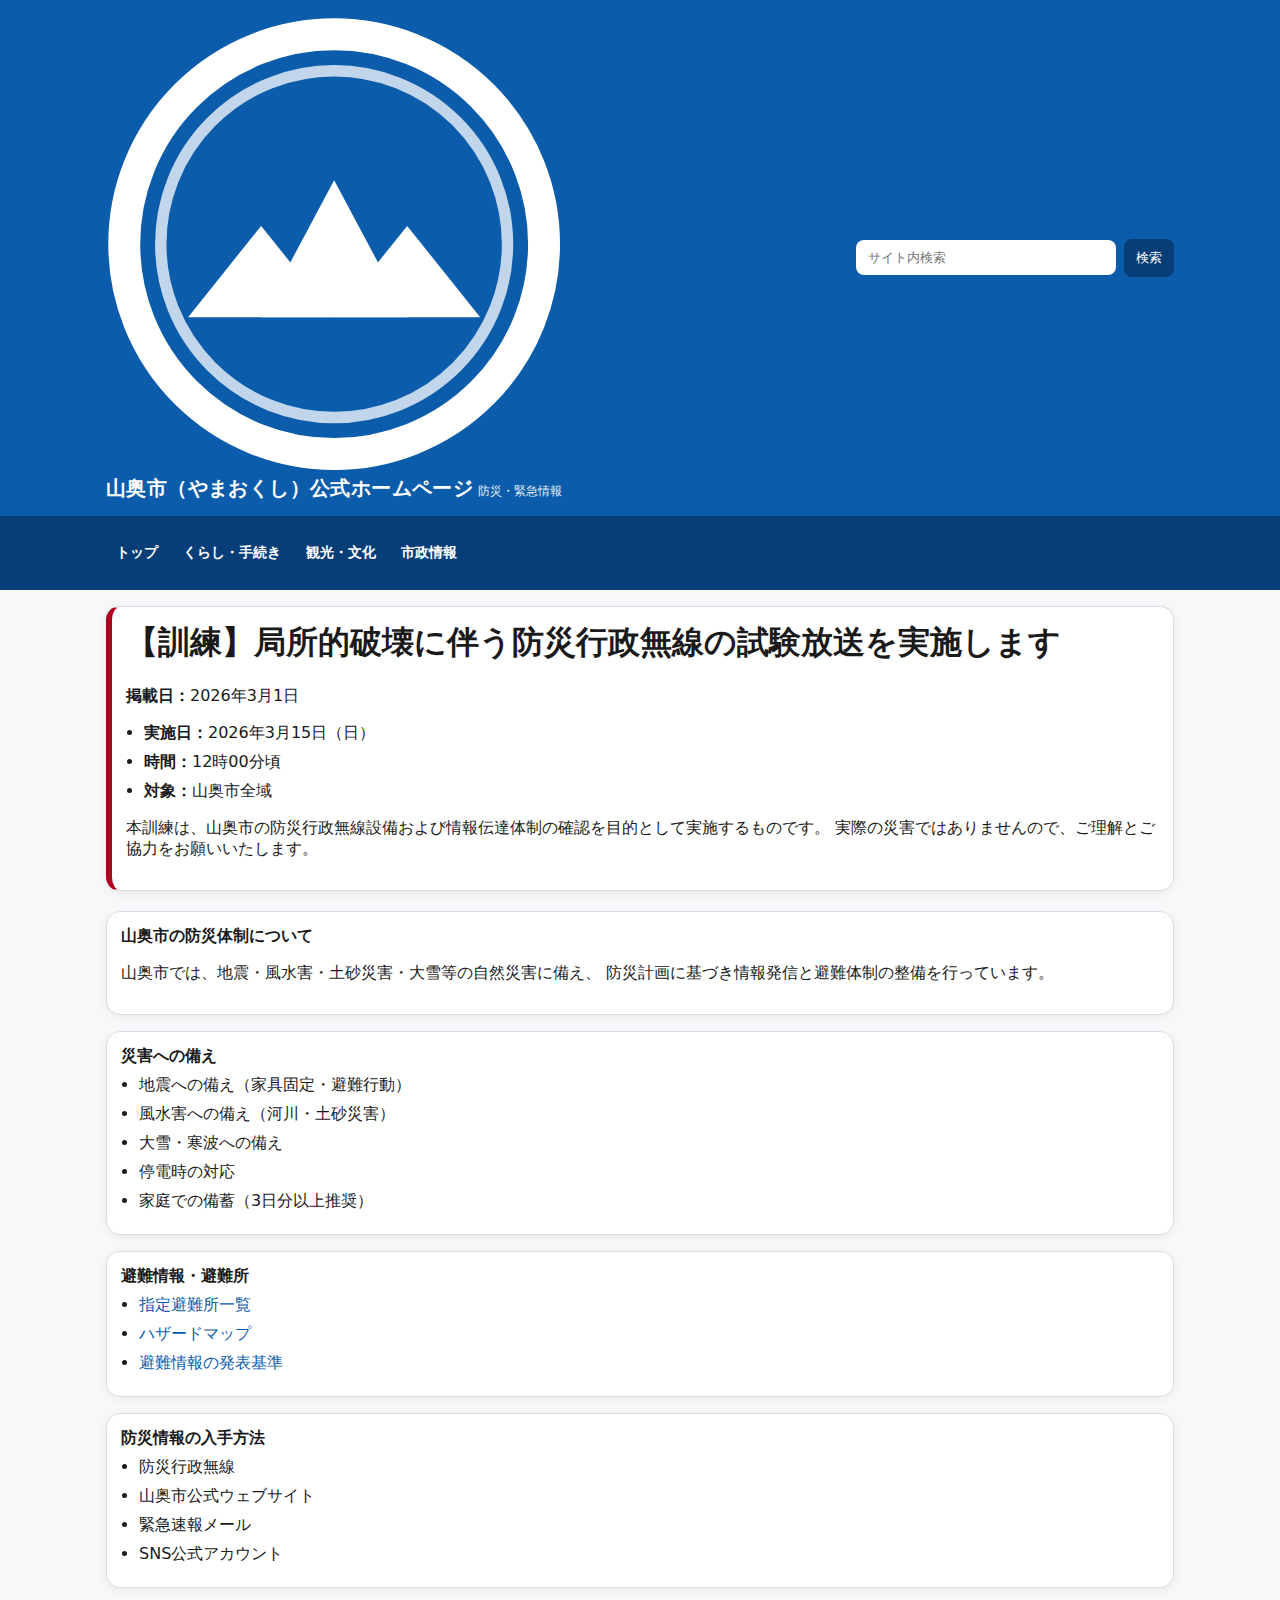
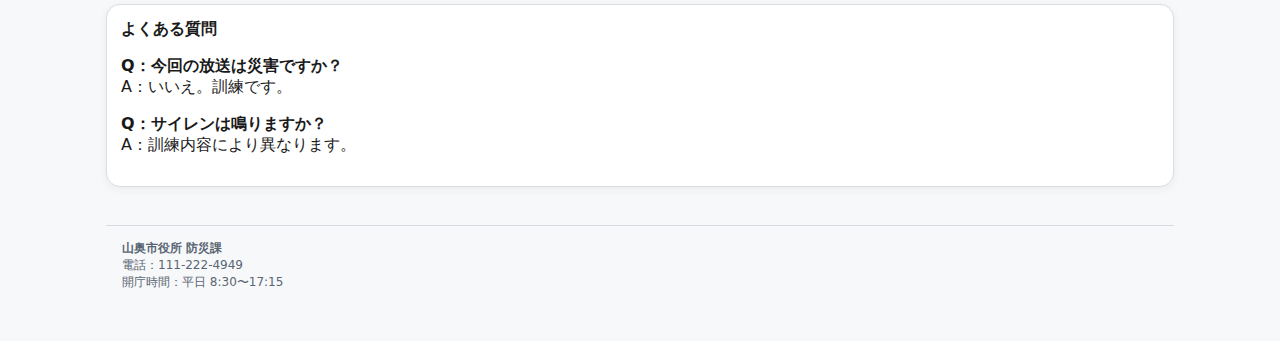
<file: disaster.html>
<!doctype html>
<html lang="ja">
<head>
  <meta charset="utf-8" />
  <meta name="viewport" content="width=device-width,initial-scale=1" />
  <title>防災・緊急情報｜山奥市</title>
  <meta name="description" content="山奥市の防災・緊急情報ページです。緊急訓練、避難所情報、災害への備えをご確認ください。" />
  <link rel="stylesheet" href="style.css" />
</head>
<body>

<header class="topbar">
  <div class="container">
    <div class="brand">
      <div class="city-emblem" aria-hidden="true">
        <!-- 市章（A案） -->
        <svg viewBox="0 0 100 100">
          <circle cx="50" cy="50" r="46" fill="none" stroke="currentColor" stroke-width="7"/>
          <circle cx="50" cy="50" r="38" fill="none" stroke="currentColor" stroke-width="2.5" opacity="0.75"/>
          <path d="M18 66 L34 46 L50 66 Z" fill="currentColor"/>
          <path d="M34 66 L50 36 L66 66 Z" fill="currentColor"/>
          <path d="M50 66 L66 46 L82 66 Z" fill="currentColor"/>
        </svg>
      </div>

      <div>
        <strong>山奥市（やまおくし）公式ホームページ</strong>
        <span>防災・緊急情報</span>
      </div>
    </div>

    <form class="search" action="search.html" method="get">
      <input name="q" placeholder="サイト内検索" />
      <button type="submit">検索</button>
    </form>
  </div>
</header>

<nav class="nav">
  <div class="container">
    <a href="index.html">トップ</a>
    <a href="life.html">くらし・手続き</a>
    <a href="tourism.html">観光・文化</a>
    <a href="admin.html">市政情報</a>
  </div>
</nav>

<main class="container">

  <!-- 🔴 最上部：緊急訓練 -->
  <section class="card" style="border-left:6px solid var(--danger);">
    <h1 style="margin-top:0;">【訓練】局所的破壊に伴う防災行政無線の試験放送を実施します</h1>
    <p><strong>掲載日：</strong>2026年3月1日</p>

    <ul class="list">
      <li><strong>実施日：</strong>2026年3月15日（日）</li>
      <li><strong>時間：</strong>12時00分頃</li>
      <li><strong>対象：</strong>山奥市全域</li>
    </ul>

    <p>
      本訓練は、山奥市の防災行政無線設備および情報伝達体制の確認を目的として実施するものです。
      実際の災害ではありませんので、ご理解とご協力をお願いいたします。
    </p>
  </section>

  <div style="height:20px;"></div>

  <!-- 防災概要 -->
  <section class="card">
    <h2>山奥市の防災体制について</h2>
    <p>
      山奥市では、地震・風水害・土砂災害・大雪等の自然災害に備え、
      防災計画に基づき情報発信と避難体制の整備を行っています。
    </p>
  </section>

  <div style="height:16px;"></div>

  <!-- 災害別 -->
  <section class="card">
    <h2>災害への備え</h2>
    <ul class="list">
      <li>地震への備え（家具固定・避難行動）</li>
      <li>風水害への備え（河川・土砂災害）</li>
      <li>大雪・寒波への備え</li>
      <li>停電時の対応</li>
      <li>家庭での備蓄（3日分以上推奨）</li>
    </ul>
  </section>

  <div style="height:16px;"></div>

  <!-- 避難 -->
  <section class="card">
    <h2>避難情報・避難所</h2>
    <ul class="list">
      <li><a href="#">指定避難所一覧</a></li>
      <li><a href="#">ハザードマップ</a></li>
      <li><a href="#">避難情報の発表基準</a></li>
    </ul>
  </section>

  <div style="height:16px;"></div>

  <!-- 情報伝達 -->
  <section class="card">
    <h2>防災情報の入手方法</h2>
    <ul class="list">
      <li>防災行政無線</li>
      <li>山奥市公式ウェブサイト</li>
      <li>緊急速報メール</li>
      <li>SNS公式アカウント</li>
    </ul>
  </section>

  <div style="height:16px;"></div>

  <!-- FAQ -->
  <section class="card">
    <h2>よくある質問</h2>

    <p><strong>Q：今回の放送は災害ですか？</strong><br>
    A：いいえ。訓練です。</p>

    <p><strong>Q：サイレンは鳴りますか？</strong><br>
    A：訓練内容により異なります。</p>

  </section>

  <div class="footer">
    <div class="container">
      <div><strong>山奥市役所 防災課</strong></div>
      <div>電話：111-222-4949</div>
      <div>開庁時間：平日 8:30〜17:15</div>
    </div>
  </div>

</main>

</body>
</html>
</file>
<file: style.css>
:root{
  --bg:#f7f8fa;
  --card:#ffffff;
  --text:#1a1a1a;
  --muted:#5a6572;
  --primary:#0b5cab;
  --primary2:#083e77;
  --border:#d9dde3;
  --danger:#b00020;
  --danger-bg:#fff0f3;
  --shadow: 0 2px 10px rgba(0,0,0,.06);
}

*{ box-sizing:border-box; }
html,body{ margin:0; padding:0; font-family: system-ui, -apple-system, "Segoe UI", Roboto, "Noto Sans JP", sans-serif; color:var(--text); background:var(--bg); }
a{ color:var(--primary); text-decoration:none; }
a:hover{ text-decoration:underline; }

.container{ max-width:1100px; margin:0 auto; padding:16px; }

.topbar{ background:var(--primary); color:#fff; }
.topbar .container{ display:flex; gap:16px; align-items:center; justify-content:space-between; }
.brand{ display:flex; flex-direction:column; line-height:1.15; }
.brand strong{ font-size:20px; letter-spacing:.02em; }
.brand span{ font-size:12px; opacity:.9; }

.search{ display:flex; gap:8px; align-items:center; }
.search input{ width:260px; max-width:45vw; padding:10px 12px; border-radius:8px; border:0; }
.search button{ padding:10px 12px; border:0; border-radius:8px; background:var(--primary2); color:#fff; cursor:pointer; }

.nav{ background:var(--primary2); }
.nav a{ display:inline-block; padding:12px 10px; color:#fff; font-weight:700; font-size:14px; }
.nav a:hover{ background:rgba(255,255,255,.08); text-decoration:none; }

.alert{ background:var(--danger-bg); border-bottom:1px solid #ffd0d8; }
.alert .container{ display:flex; gap:10px; align-items:flex-start; padding-top:12px; padding-bottom:12px; }
.badge{ background:var(--danger); color:#fff; font-weight:800; padding:4px 8px; border-radius:6px; font-size:12px; }
.alert strong{ color:var(--danger); }
.alert p{ margin:0; color:#5b2a33; }

.grid{ display:grid; grid-template-columns: 280px 1fr; gap:16px; }
@media (max-width: 900px){
  .grid{ grid-template-columns:1fr; }
  .search input{ width: 100%; max-width: 60vw; }
}

.card{
  background:var(--card);
  border:1px solid var(--border);
  border-radius:14px;
  box-shadow:var(--shadow);
  padding:14px;
}
.card h2{ margin:0 0 8px; font-size:16px; }
.card h3{ margin:12px 0 8px; font-size:14px; color:var(--muted); }

.kv{
  border-radius:14px;
  border:1px solid var(--border);
  background: linear-gradient(135deg, #e7f1ff, #ffffff);
  padding:16px;
}
.kv h1{ margin:0 0 8px; font-size:22px; }
.kv p{ margin:0; color:var(--muted); }

.list{ margin:0; padding-left:18px; color:var(--text); }
.list li{ margin:8px 0; }

.news{ display:flex; flex-direction:column; gap:10px; }
.news-item{
  padding:10px 12px;
  border:1px solid var(--border);
  border-radius:12px;
  background:#fff;
}
.news-item small{ color:var(--muted); display:block; margin-bottom:4px; }
.news-item a{ font-weight:800; }

.quicklinks a{
  display:block;
  padding:10px 10px;
  border-radius:10px;
  border:1px solid var(--border);
  margin:8px 0;
  background:#fff;
}
.quicklinks a:hover{ background:#f2f7ff; text-decoration:none; }

.footer{ margin-top:20px; padding:18px 0; color:var(--muted); font-size:12px; }
.footer .container{ border-top:1px solid var(--border); padding-top:14px; }
hr{ border:0; border-top:1px solid var(--border); margin:12px 0; }
.hero img{
  width:100%;
  height:350px;
  object-fit:cover;
  margin-bottom:20px;
}
.menu-grid{
  display:grid;
  grid-template-columns: repeat(3, 1fr);
  gap:10px;
  margin-bottom:20px;
}

.menu-grid a{
  background:#0b5cab;
  color:white;
  padding:15px;
  text-align:center;
  font-weight:bold;
}

.menu-grid a:hover{
  background:#083e77;
}
.hero img{
  width:100%;
  height:380px;
  object-fit:cover;
  margin-bottom:20px;
}
</file>
